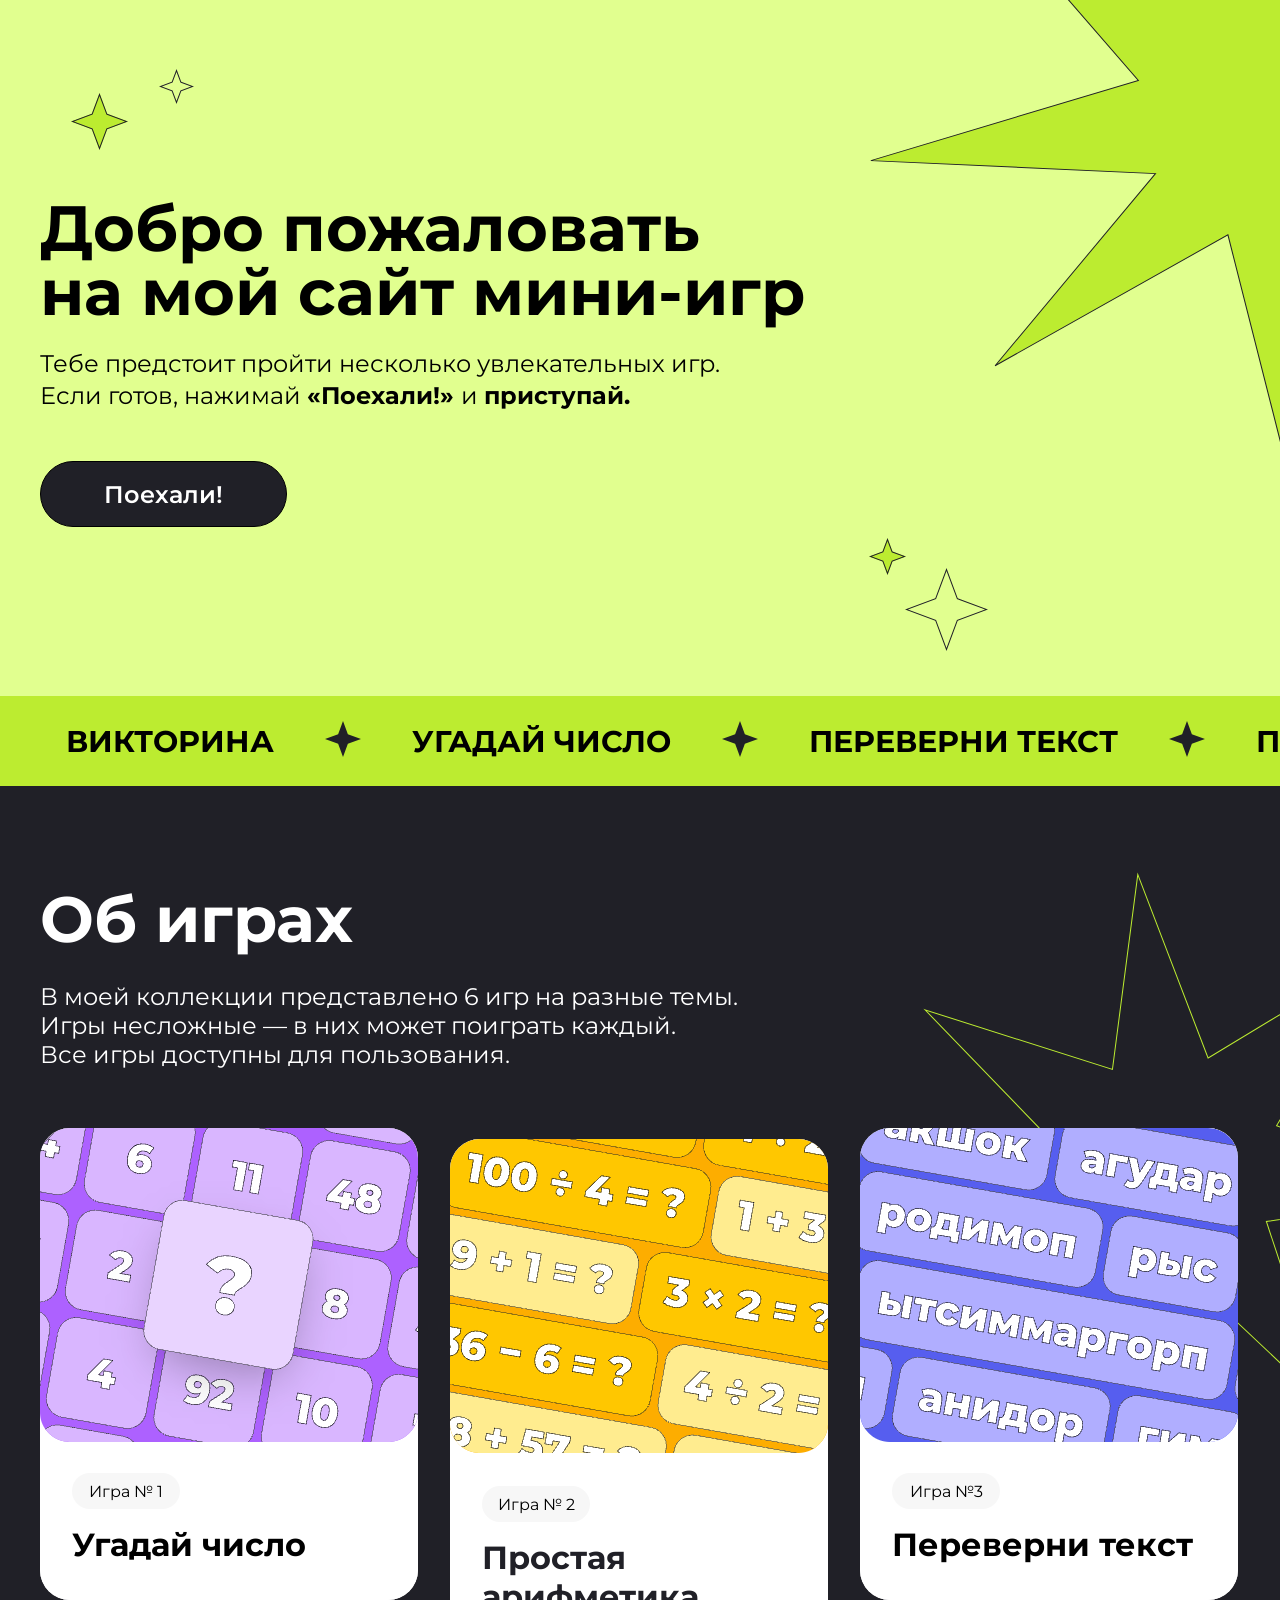
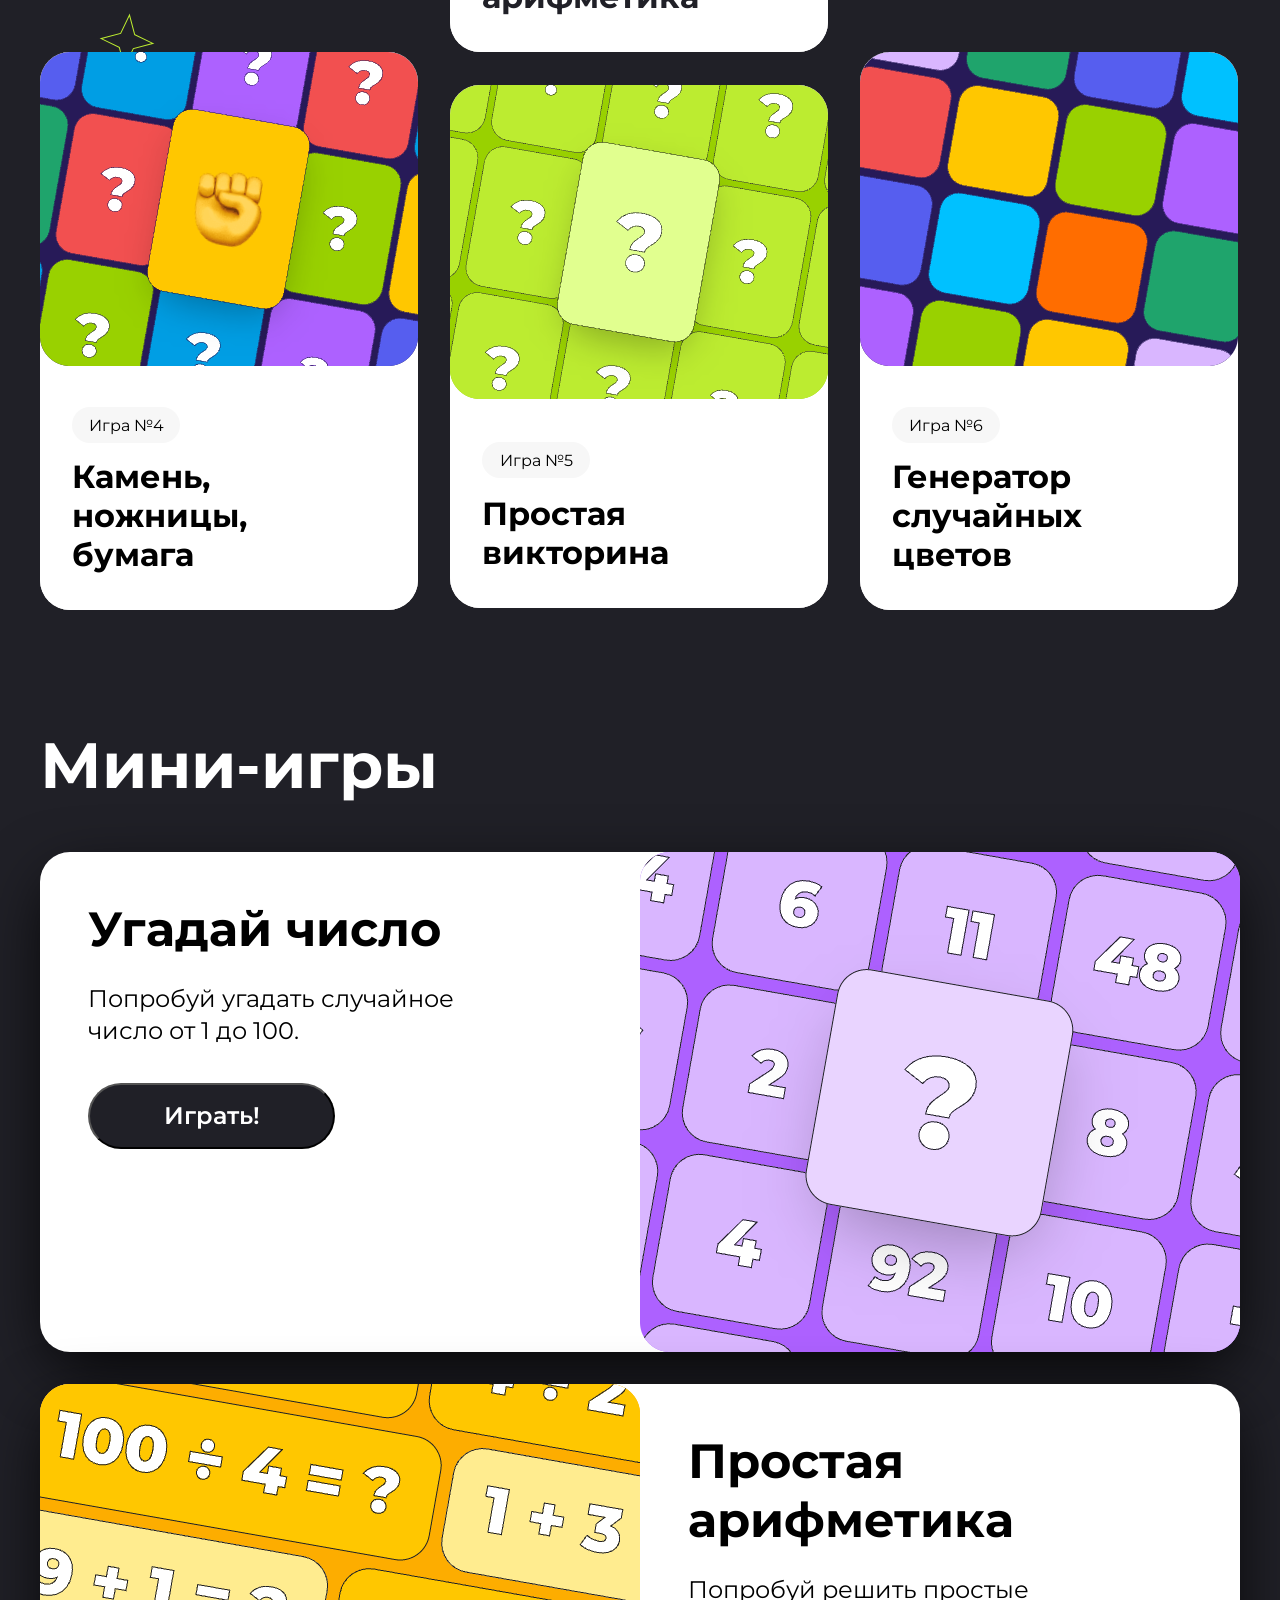
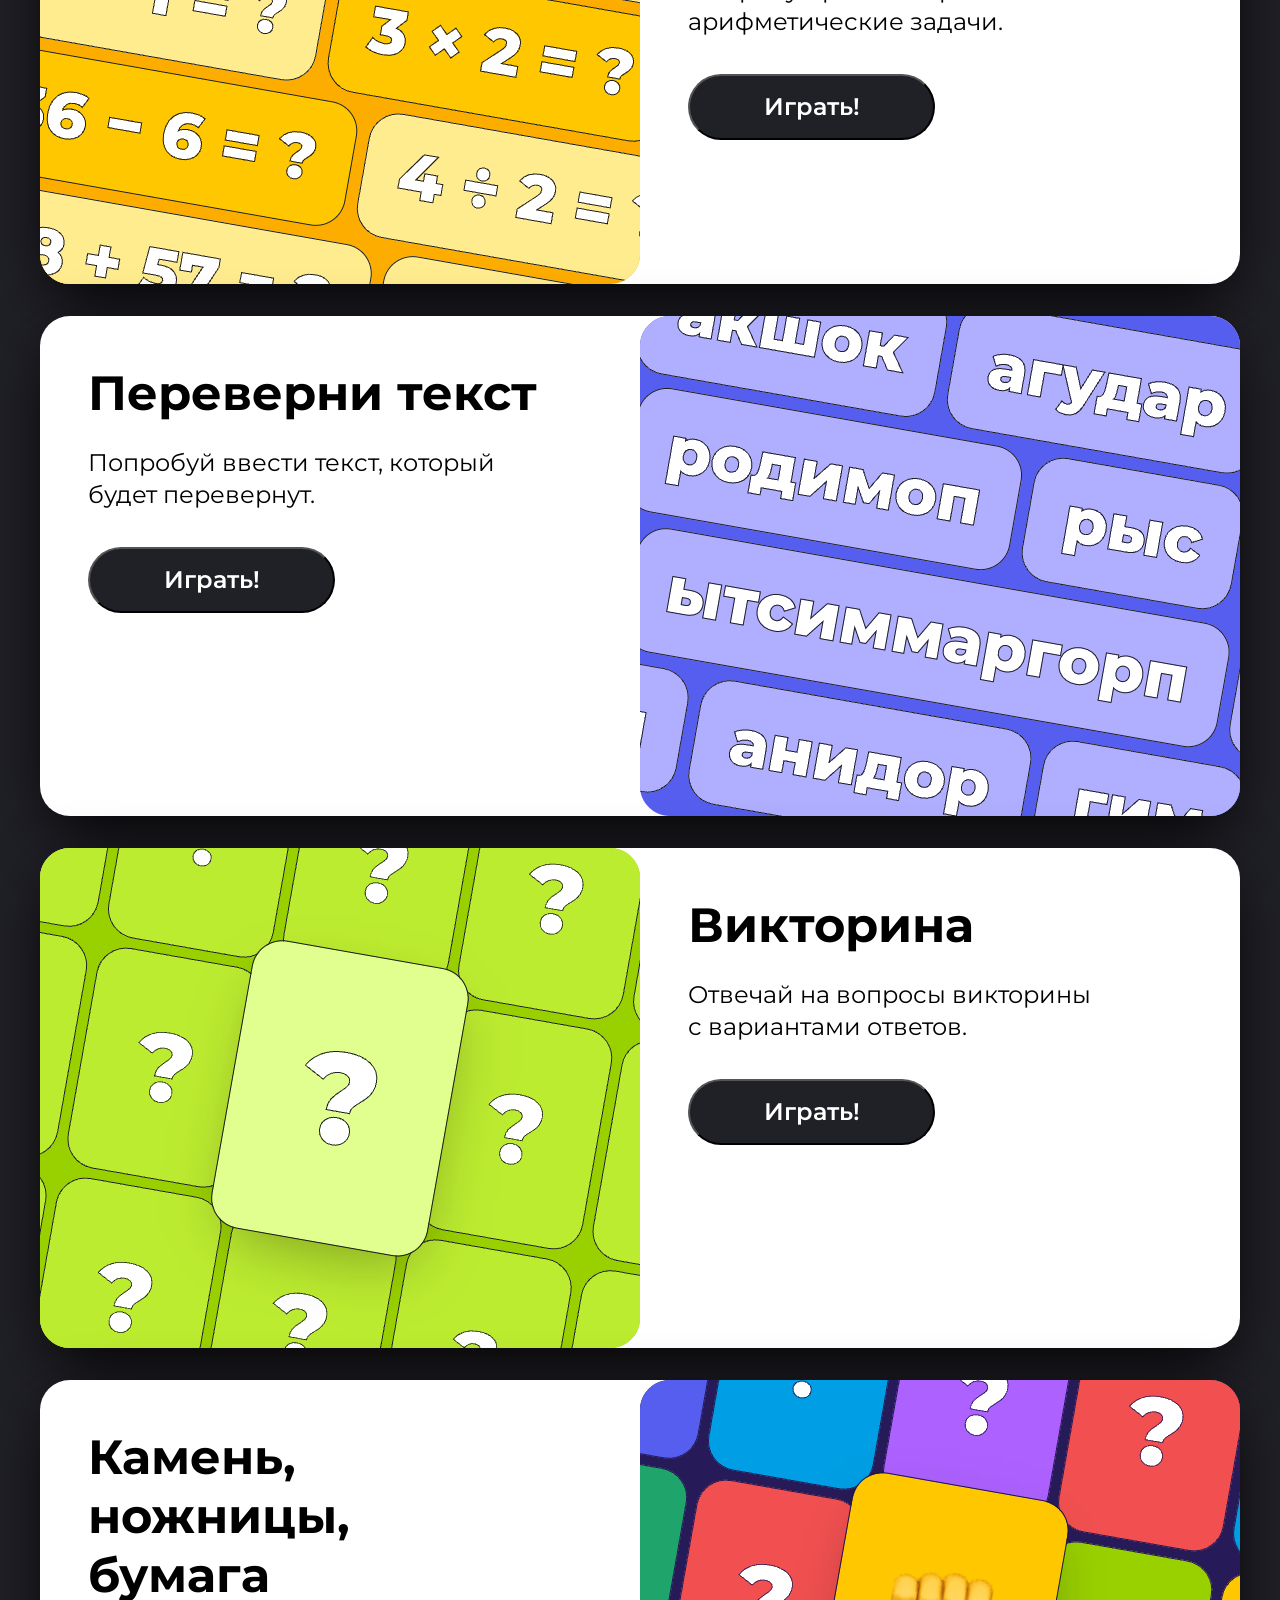
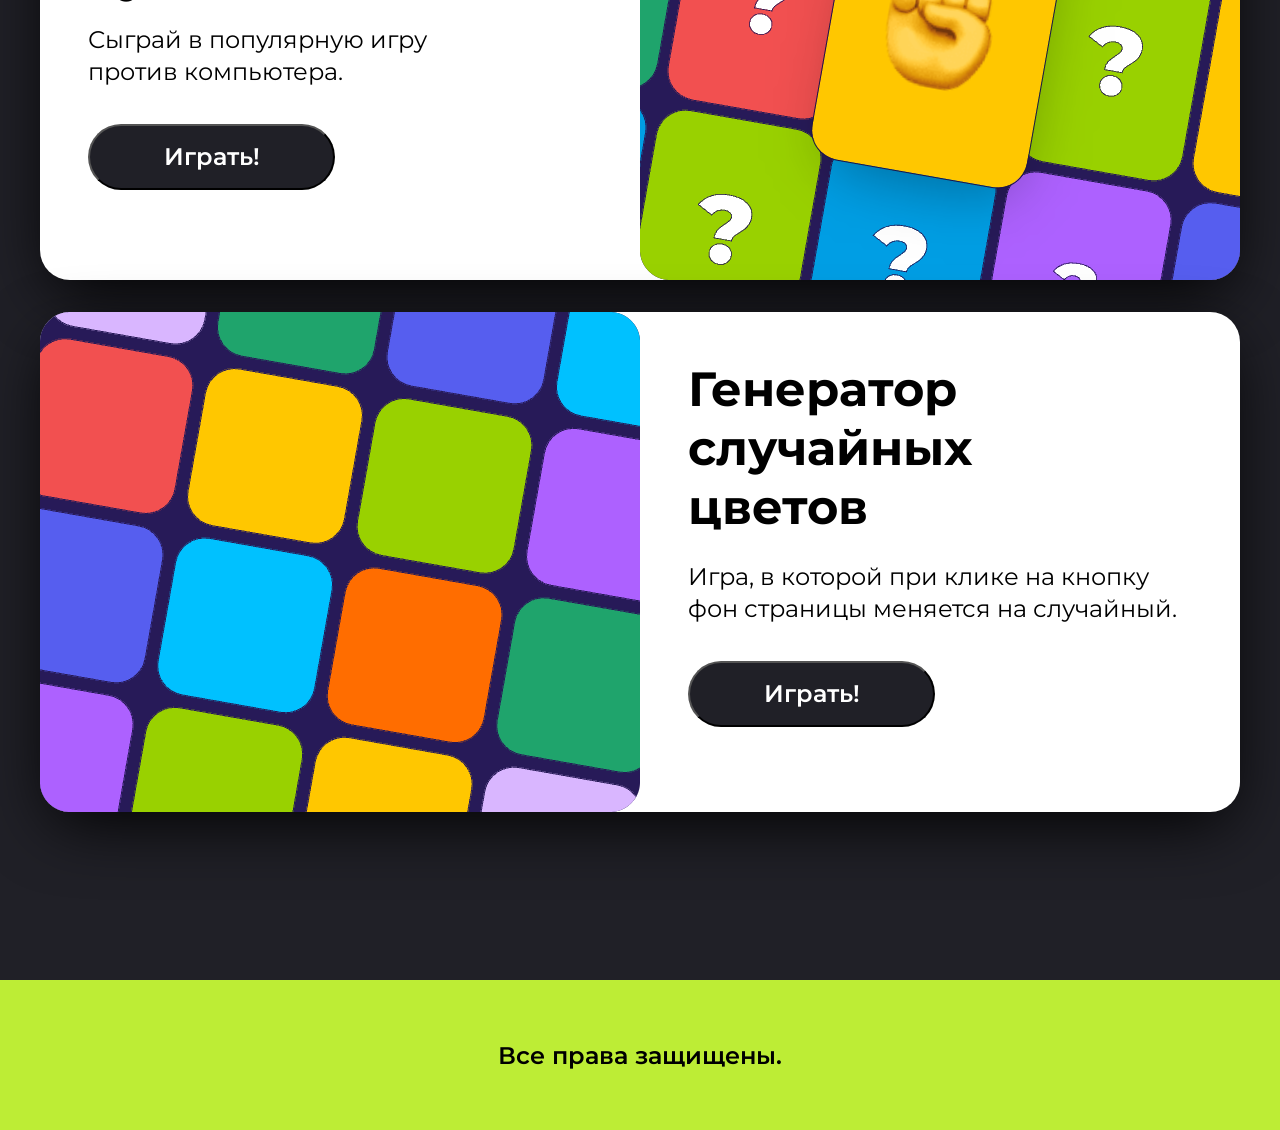
<file: index.html>
<!DOCTYPE html>
<html lang="en">
<head>
    <meta charset="UTF-8">
    <meta name="viewport" content="width=device-width, initial-scale=1.0">
    <title>Document</title>
    <link rel="stylesheet" href="style.css">
    <link rel="preconnect" href="https://fonts.googleapis.com">
    <link rel="preconnect" href="https://fonts.gstatic.com" crossorigin>
    <link href="https://fonts.googleapis.com/css2?family=Montserrat:ital,wght@0,100..900;1,100..900&display=swap"
        rel="stylesheet">
</head>

<body>
    <section class="welcome-mini center">
        <h1 class="welcome-mini__good">Добро пожаловать<br>на мой сайт мини-игр</h1>
        <p class="welcome-mini__paragraph">Тебе предстоит пройти несколько увлекательных игр.<br>
            Если готов, нажимай <strong>«Поехали!» </strong>и <strong>приступай.</strong> </p>
        <a class="welcome-mini__move" href="#aboutgames">Поехали!</a>
    </section>
    <div class="welcome-strip" >
        <div class="menu-strip center" id="menu-scroll-container">
            <span class="title">Викторина</span>
            <span class="star"><img src="images/black-star.svg" alt=""></span>
            <span class="title">угадай число</span>
            <span class="star"><img src="images/black-star.svg" alt=""></span>
            <span class="title">Переверни текст</span>
            <span class="star"><img src="images/black-star.svg" alt=""></span>
            <span class="title">Простая арифметика</span>
        </div>
    </div>
    <section class="heading center">
        <section id="aboutgames">
            <h2 class="heading__game">Об играх</h2>
        </section>

        <p class="heading__poster">В моей коллекции представлено 6 игр на разные темы.<br>Игры несложные — в них может
            поиграть каждый.<br>
            Все игры доступны для пользования.</p>
        <div class="block-game">
            <a class="heading-link" href="#game1">
                <div class="card-game">
                    <div class="card">
                        <p class="card-text">Игра № 1</p>
                        <h2 class="card-head">Угадай число</h2>
                    </div>
                </div>
            </a>
            <a class="heading-link" href="#game2">
                <div class="card-gametwo">
                    <div class="card-product">
                        <p class="card-texttwo">Игра № 2</p>
                        <h2 class="card-headtwo">Простая арифметика</h2>
                    </div>
                </div>
            </a>
            <a class="heading-link" href="#game3">
                <div class="card-gamethree">
                    <div class="card-product__three">
                        <p class="card-textthree">Игра №3</p>
                        <h2 class="card-headthree">Переверни текст</h2>
                    </div>
                </div>
            </a>
            <a class="heading-link" href="#game4">
                <div class="card-gamefour">
                    <div class="card-product__four">
                        <p class="card-textfour">Игра №4</p>
                        <h2 class="card-headfour">Камень,<br>ножницы,<br>бумага</h2>
                    </div>
                </div>
            </a>
            <a class="heading-link" href="#game5">
                <div class="card-gamefive">
                    <div class="card-product__five">
                        <p class="card-textfive">Игра №5</p>
                        <h2 class="card-headfive">Простая<br>викторина</h2>
                    </div>
                </div>
            </a>
            <a class="heading-link" href="#game6">
                <div class="card-gamesix">
                    <div class="card-product__six">
                        <p class="card-textfive">Игра №6</p>
                        <h2 class="card-headfive">Генератор<br>случайных<br>цветов</h2>
                    </div>
                </div>
            </a>
        </div>
    </section>
    <section class="mini-game center">
        <h2 class="mini-game__head">Мини-игры</h2>
        <div class="mini-game__flexbox">
            <article class="mini-game__left">
                <div class="mini-game__flex">
                    <p class="mini-game__mobile-head-one">Угадай число</p>
                    <p class="mini-game__mobile-text-one">Попробуй угадать случайное число от 1 до 100. </p>
                    <h2 class="mini-game__flex-head">Угадай число</h2>
                    <p class="mini-game__flex-text">Попробуй угадать случайное число от 1 до 100.</p>
                    <button onclick="guessNumberGameButton()" class="mini-game__flex-btn">Играть!</button>
                </div>
                <img class="mini-game__img" id="game1" src="images/minigame-one.png" alt="Угадай число">
                <img class="mini-game__img-mobile" src="images/minigame-one.png" alt="">
            </article>

            <article class="mini-game__right">
                <img class="mini-game__img" id="game2" src="images/minigame-two.png" alt="Простая арифметика">
                <img class="mini-game__img-mobile" src="images/minigame-two.png" alt="">
                <div class="mini-game__flex-right">
                    <p class="mini-game__mobile-head-two">Простая арифметика</p>
                    <p class="mini-game__mobile-text-two">Попробуй решить простые арифметические задачи. </p>
                    <h2 class="mini-game__flex-two">Простая арифметика</h2>
                    <p class="mini-game__flex-text">Попробуй решить простые арифметические задачи.</p>
                    <button onclick="simpleArithmetic()" class="mini-game__flex-btn">Играть!</button>
                </div>
            </article>

            <article class="mini-game__left">
                <div class="mini-game__flex">
                    <p class="mini-game__mobile-head-three">Переверни текст</p>
                    <p class="mini-game__mobile-text-three">Попробуй ввести текст, который будет перевернут.</p>
                    <h3 class="mini-game__flex-head">Переверни текст</h3>
                    <p class="mini-game__flex-text">Попробуй ввести текст, который будет перевернут.</p>
                    <button onclick="reverseString()" class="mini-game__flex-btn">Играть!</button>
                </div>
                <img class="mini-game__img" id="game3" src="images/minigame-three.png" alt="">
                <img class="mini-game__img-mobile" src="images/minigame-three.png" alt="">
            </article>

            <article class="mini-game__right">
                <img class="mini-game__img" id="game5" src="images/minigame-four.png" alt="">
                <img class="mini-game__img-mobile" src="images/minigame-four.png" alt="">
                <div class="mini-game__flex-right">
                    <p class="mini-game__mobile-head-four">Викторина</p>
                    <p class="mini-game__mobile-text-four"> Отвечай на вопросы викторины &nbsp; с&nbsp;вариантами
                        ответов.</p>
                    <h2 class="mini-game__flex-two">Викторина</h2>
                    <p class="mini-game__flex-text">Отвечай на вопросы викторины &nbsp; с&nbsp;вариантами ответов.</p>
                    <button onclick="startQuiz()" class="mini-game__flex-btn">Играть!</button>
                </div>
            </article>

            <article class="mini-game__left">
                <div class="mini-game__flex">
                    <p class="mini-game__mobile-head-five">Камень,<br>ножницы,<br>бумага</p>
                    <p class="mini-game__mobile-text-five">Сыграй в популярную игру против компьютера. </p>
                    <h2 class="mini-game__flex-head">Камень,<br>ножницы,<br>бумага</h2>
                    <p class="mini-game__flex-three">Сыграй в популярную игру против компьютера.</p>
                    <button onclick="rockPaperScissors()" class="mini-game__flex-btn">Играть!</button>
                </div>
                <img class="mini-game__img" id="game4" src="images/minigame-five.png" alt="">
                <img class="mini-game__img-mobile" src="images/minigame-five.png" alt="">
            </article>

            <article class="mini-game__right">
                <img class="mini-game__img" id="game6" src="images/minigame-six.png" alt="">
                <img class="mini-game__img-mobile" src="images/minigame-six.png" alt="">
                <div class="mini-game__flex-right">
                    <p class="mini-game__mobile-head-six">Генератор случайных <br> цветов</p>
                    <p class="mini-game__mobile-text-six">Игра, в которой при клике на кнопку фон страницы меняется на
                        случайный.</p>
                    <h2 class="mini-game__flex-two">Генератор случайных <br> цветов</h2>
                    <p class="mini-game__flex-four">Игра, в которой при клике на кнопку фон страницы меняется на
                        случайный.</p>
                    <button id="colorButton" class="mini-game__flex-btn">Играть!</button>
                </div>
            </article>
        </div>
    </section>

    <footer class="footer">
        <p class="footer__text">Все права защищены.</p>
    </footer>

    <script src="hw-1.JS"></script>
    <script src="hw-2.JS" ></script>
    <script src="hw-3.JS" ></script>
    <script src="hw-4.JS" ></script>
    <script src="game.JS" ></script>
    <script src="hw-5.JS" ></script>
    <script src="hw-6.JS" ></script>
    <script src="hw-7.JS" ></script>
    
</body>

</html>
</file>
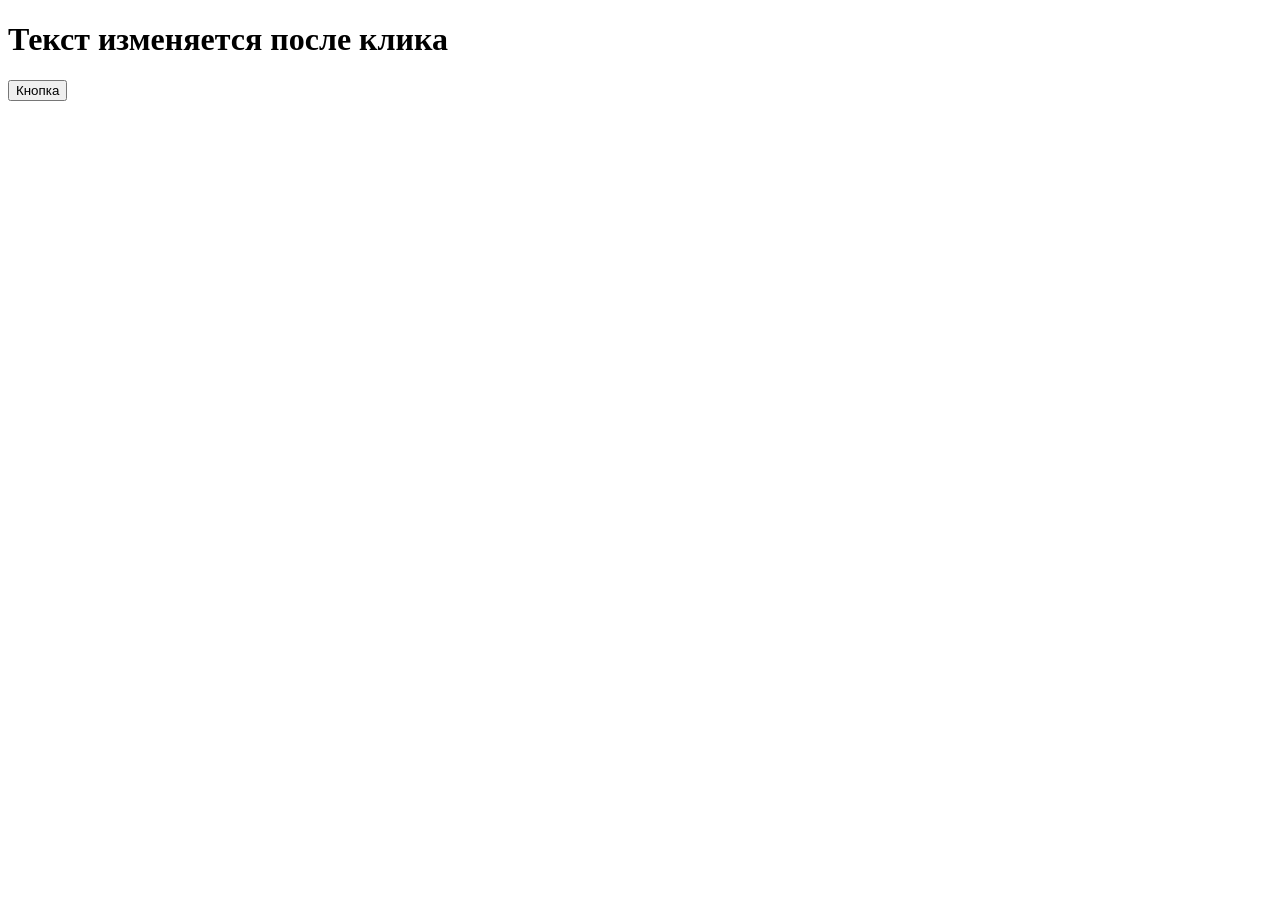
<file: indexhw3.html>
<!DOCTYPE html>
<html lang="en">
<head>
    <meta charset="UTF-8">
    <meta name="viewport" content="width=device-width, initial-scale=1.0">
    <title>Document</title>
</head>
<body>
    <h1 class="title">Текст изменяется после клика</h1>
    <button class="btn">Кнопка</button>
    <script>
        const titleEl = document.querySelector('.title');
        const btnEl = document.querySelector('.btn');
        btnEl.addEventListener('click', function() {
            titleEl.textContent = 'Другой текст';
        });
    </script>
</body>
</html>
</file>
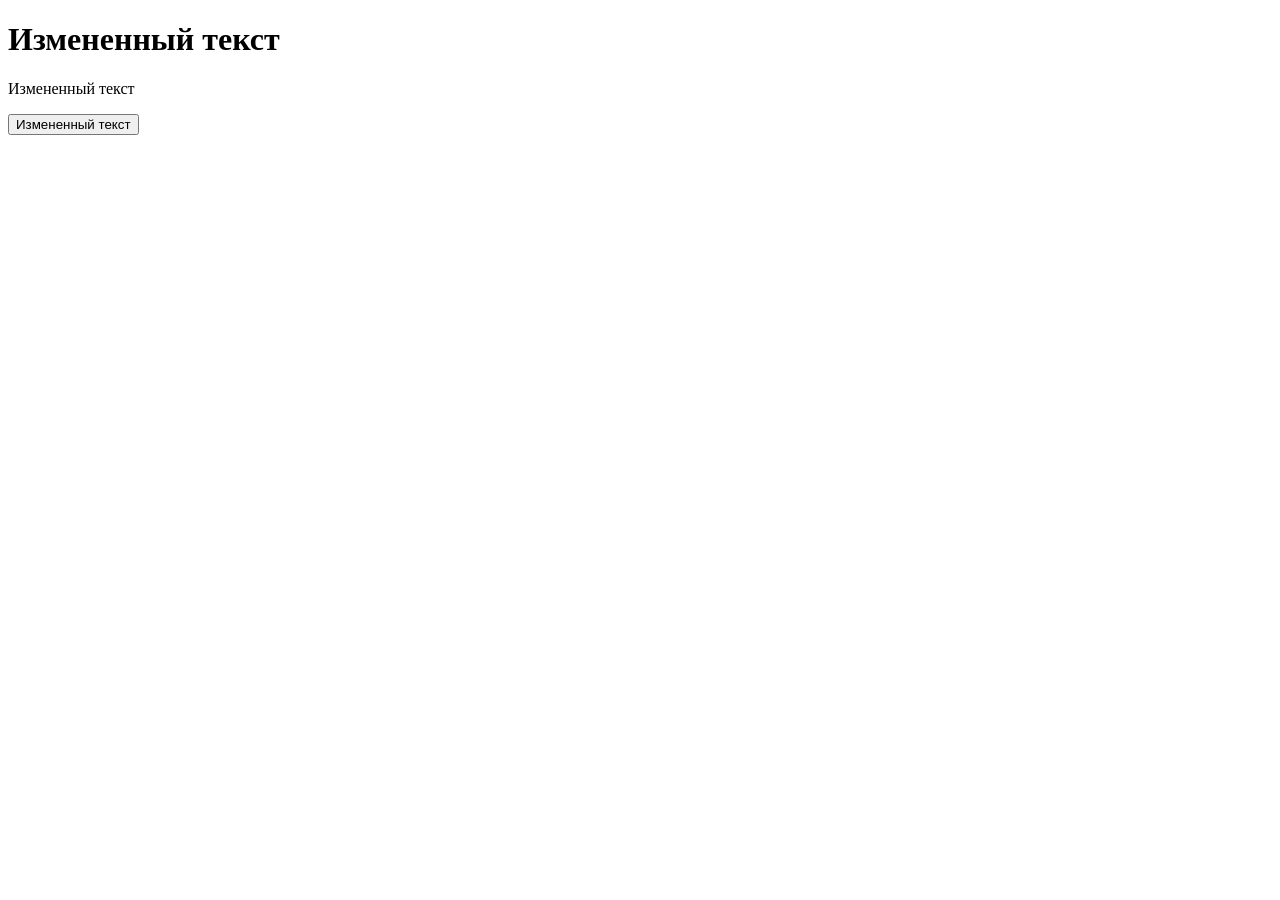
<file: indexhw4.html>
<!DOCTYPE html>
<html lang="en">
<head>
    <meta charset="UTF-8">
    <meta name="viewport" content="width=device-width, initial-scale=1.0">
    <title>Document</title>
</head>
<body>
    <h1 class="description">Заголовок</h1>
    <p class="description">Параграф</p>
    <button class="description">Кнопка</button>
    <script>
        const descriptionEl = document.querySelectorAll('.description');
        console.log('Найденный элемент',descriptionEl )
        descriptionEl.forEach(description => {
            description.textContent = 'Измененный текст';
        });
    </script>
</body>
</html>
</file>
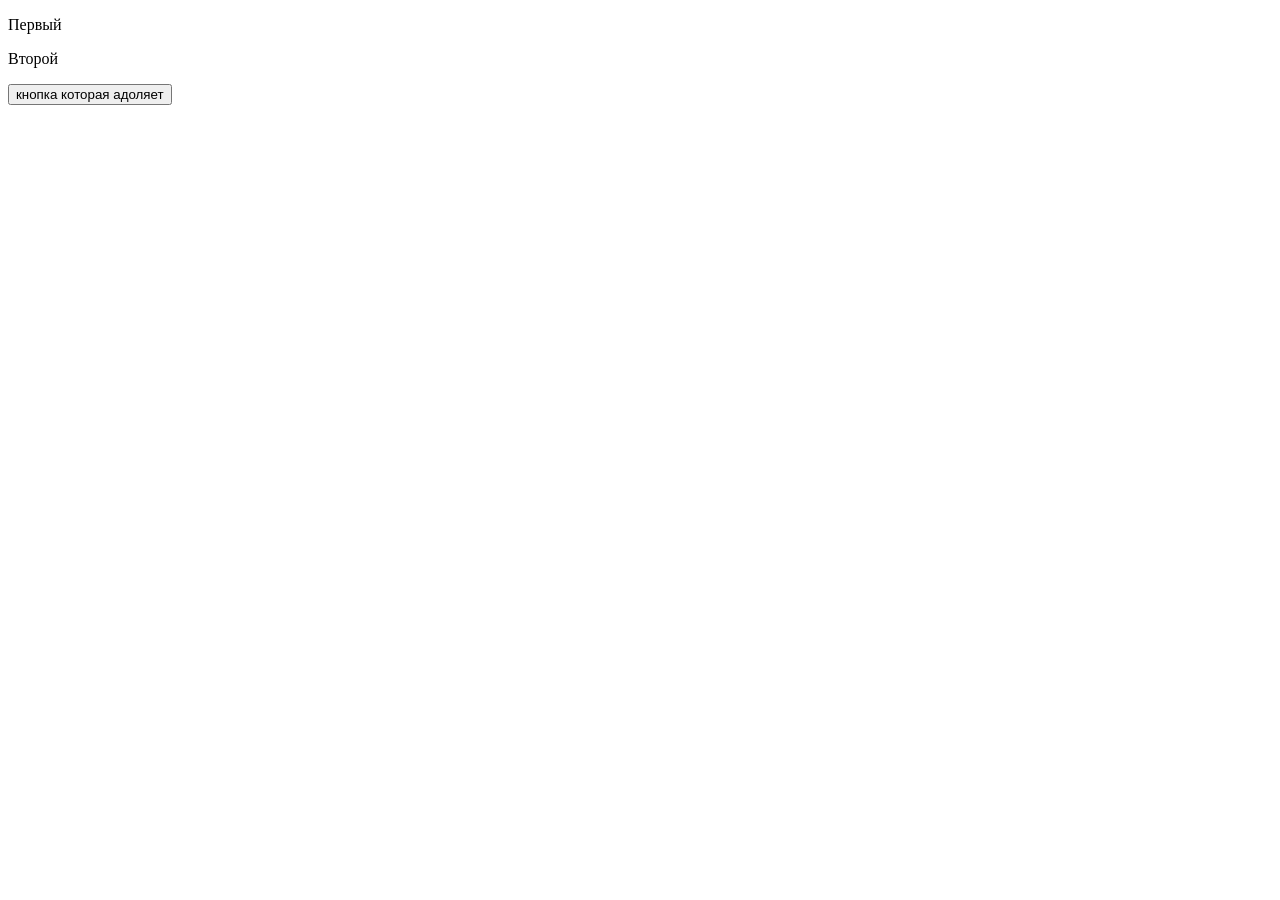
<file: indexhw7.html>
<!DOCTYPE html>
<html lang="en">
<head>
    <meta charset="UTF-8">
    <meta name="viewport" content="width=device-width, initial-scale=1.0">
    <title>Document</title>
</head>
<body>
    <p class="description">Первый</p>
    <p class="two">Второй</p>
    <button class="btn">кнопка которая адоляет</button>
    <script>
        const descriptionEl = document.querySelector('.description');
        const btnEl = document.querySelector('.btn');
        btnEl.addEventListener('click', function(){
            descriptionEl.remove();
        });
    </script>
</body>
</html>
</file>
<file: style.css>
@charset "UTF-8";
* {
  margin: 0;
  padding: 0;
}

.center {
  padding-left: calc(50% - 600px);
  padding-right: calc(50% - 600px);
}

body {
  font-family: Montserrat;
  scroll-behavior: smooth;
}

.welcome-mini {
  background-color: rgb(225, 255, 143);
  background-image: url(images/big-star.svg), url(images/star\ 4.svg), url(images/star\ 5.svg), url(images/star\ 3.svg), url(images/star\ 2.svg);
  background-position: calc(100% + 488px) -348px, calc(84% - 100px) 568px, calc(82% - 150px) 538px, 159px 69px, 71px 93px;
  background-repeat: no-repeat;
  height: 500px;
  padding-top: 196px;
}

.welcome-mini__good {
  width: 769px;
  font-size: 64px;
  font-weight: 700;
  line-height: 100%;
  font-family: Montserrat;
}

.welcome-mini__paragraph {
  padding-top: 24px;
  font-size: 24px;
  line-height: 32px;
}

.welcome-mini__move {
  display: flex;
  justify-content: center;
  text-decoration: none;
  margin-top: 49px;
  width: 247px;
  height: 66px;
  box-sizing: border-box;
  border: 1px solid rgb(0, 0, 0);
  border-radius: 60px;
  background-color: rgb(32, 32, 39);
  color: white;
  padding: 16px 28px 16px 28px;
  font-size: 24px;
  font-weight: 600;
  line-height: 141.69%;
}

.welcome-mini__move:hover {
  background-color: #f8f4f4;
  color: black;
}

.welcome-strip {
  background-color: rgb(188, 236, 48);
  overflow: hidden;
  max-width: 100vw;
}

.menu-strip::-webkit-scrollbar {
  display: none;
}

.menu-strip {
  display: flex;
  flex-wrap: nowrap;
  align-items: center;
  height: 90px;
  gap: 51px;
  width: -moz-max-content;
  width: max-content;
  text-transform: uppercase;
  padding-left: 66px;
  animation: menu-scroll-container 40s infinite linear;
  animation-delay: -40s;
}

@keyframes menu-scroll-container {
  0% {
    transform: translateX(0);
  }
  100% {
    transform: translateX(-50%);
  }
}
.title {
  font-size: 30px;
  font-weight: 700;
}

.heading {
  background-color: rgb(32, 32, 39);
  width: auto;
  height: 1400px;
  color: white;
  background-image: url(images/stargame\ 12.svg), url(images/big\ stargame\ 1.svg), url(images/stargame\ 11.svg);
  background-repeat: no-repeat;
  background-position: calc(-32% + 488px) 825px, calc(57% + 488px) 52px, calc(-33% + 488px) 768px;
  padding-top: 94px;
}

.heading__game {
  font-size: 64px;
}

.heading__poster {
  font-size: 24px;
  padding-top: 24px;
}

.block-game {
  display: flex;
  flex-direction: row;
  flex-wrap: wrap;
  -moz-column-gap: 32px;
       column-gap: 32px;
  margin-top: 59px;
}

.heading-link {
  text-decoration: none;
  display: inline-block;
}

.heading-link:hover {
  transform: scale(1.1) !important;
}

.card-game {
  background-color: white;
  border-radius: 30px;
  min-width: 378px;
}

.card {
  background-image: url(images/Обложка\ карточки.png);
  background-repeat: no-repeat;
  background-color: white;
  border-radius: 30px;
  min-height: 404px;
  color: black;
  display: flex;
  flex-direction: column;
  justify-content: flex-end;
  gap: 16px;
  padding: 32px 32px 36px 32px;
}

.card-text {
  border-radius: 53px;
  background-color: rgb(247, 247, 247);
  width: 108px;
  height: 36px;
  display: flex;
  flex-direction: row;
  justify-content: center;
  align-items: center;
  color: black;
}

.card-head {
  display: flex;
  flex-direction: row;
  align-items: center;
  font-size: 32px;
}

.card-gametwo {
  margin-top: 11px;
  background-color: white;
  border-radius: 30px;
  max-width: 378px;
}

.card-product {
  background-image: url(images/arifmicetion.png);
  background-repeat: no-repeat;
  border-radius: 30px;
  padding: 32px 32px 36px 32px;
  background-color: rgb(255, 255, 255);
  height: 445px;
  display: flex;
  flex-direction: column;
  justify-content: flex-end;
  align-items: flex-start;
  gap: 16px;
}

.card-texttwo {
  border-radius: 53px;
  background-color: rgb(247, 247, 247);
  width: 108px;
  height: 36px;
  display: flex;
  flex-direction: row;
  justify-content: center;
  align-items: center;
  color: black;
}

.card-headtwo {
  color: rgb(32, 32, 39);
  font-size: 32px;
}

.card-gamethree {
  background-color: white;
  border-radius: 30px;
  min-width: 378px;
}

.card-product__three {
  background-image: url(images/three.png);
  background-repeat: no-repeat;
  background-color: white;
  border-radius: 30px;
  min-height: 404px;
  color: black;
  display: flex;
  flex-direction: column;
  justify-content: flex-end;
  gap: 16px;
  padding: 32px 32px 36px 32px;
}

.card-textthree {
  border-radius: 53px;
  background: rgb(247, 247, 247);
  width: 108px;
  height: 36px;
  display: flex;
  flex-direction: row;
  justify-content: center;
  align-items: center;
  color: black;
}

.card-headthree {
  font-size: 32px;
}

.card-gamefour {
  background-color: white;
  border-radius: 30px;
  min-width: 378px;
}

.card-product__four {
  background-image: url(images/game-four.png);
  background-repeat: no-repeat;
  background-color: white;
  display: flex;
  flex-direction: column;
  justify-content: flex-end;
  align-items: flex-start;
  gap: 14px;
  padding: 32px 32px 36px 32px;
  height: 490px;
  border-radius: 30px;
  max-width: 314px;
  width: 100%;
}

.card-textfour {
  border-radius: 53px;
  background: rgb(247, 247, 247);
  width: 108px;
  height: 36px;
  display: flex;
  flex-direction: row;
  justify-content: center;
  align-items: center;
  color: black;
}

.card-headfour {
  font-size: 32px;
  color: #000;
}

.card-gamefive {
  background-color: #faf7f7;
  border-radius: 30px;
  min-width: 378px;
}

.card-product__five {
  background-image: url(images/game-five.png);
  max-width: 314px;
  width: 100%;
  background-repeat: no-repeat;
  background-color: white;
  border-radius: 30px;
  min-height: 455px;
  color: black;
  display: flex;
  flex-direction: column;
  justify-content: flex-end;
  gap: 16px;
  margin: 10px 0px;
  padding: 32px 32px 36px 32px;
  margin-top: 33px;
}

.card-textfive {
  border-radius: 53px;
  background: rgb(247, 247, 247);
  width: 108px;
  height: 36px;
  display: flex;
  flex-direction: row;
  justify-content: center;
  align-items: center;
  color: black;
}

.card-headfive {
  font-size: 32px;
  color: #000;
}

.card-gamesix {
  background-color: #faf7f7;
  border-radius: 30px;
  min-width: 378px;
}

.card-product__six {
  background-image: url(images/game-six.png);
  background-repeat: no-repeat;
  background-color: white;
  display: flex;
  flex-direction: column;
  justify-content: flex-end;
  align-items: flex-start;
  gap: 14px;
  padding: 32px 32px 36px 32px;
  height: 490px;
  border-radius: 30px;
  max-width: 314px;
  width: 100%;
}

.mini-game__flexbox {
  display: flex;
  flex-direction: column;
  gap: 32px;
}

.mini-game {
  background-color: #202027;
  width: auto;
  height: 3500px;
}

.mini-game__head {
  width: 400px;
  font-size: 64px;
  font-weight: 700;
  line-height: 78px;
  color: #FFFFFF;
  padding-top: 46px;
  padding-bottom: 48px;
}

.mini-game__left {
  width: 100%;
  min-height: 500px;
  background-color: white;
  border-radius: 30px;
  box-shadow: 0px 20px 67px -12px;
  display: flex;
  flex-direction: row;
}

.mini-game__right {
  width: 100%;
  min-height: 500px;
  background-color: white;
  border-radius: 30px;
  box-shadow: 0px 20px 67px -12px;
  display: flex;
  flex-direction: row;
}

.mini-game__flex {
  display: flex;
  flex-direction: column;
  justify-content: flex-start;
  padding: 48px;
  gap: 24px;
}

.mini-game__flex-right {
  display: flex;
  flex-direction: column;
  justify-content: flex-start;
  gap: 24px;
  padding: 48px;
}

.mini-game__flex-head {
  font-size: 48px;
  font-weight: 700;
  line-height: 59px;
  width: 504px;
  height: 59px;
}

.mini-game__flex-two {
  font-size: 48px;
  font-weight: 700;
  line-height: 59px;
  width: 504px;
}

.mini-game__flex-text {
  font-size: 24px;
  font-weight: 400;
  line-height: 32px;
  width: 440px;
  height: 64px;
}

.mini-game__flex-btn {
  width: 247px;
  height: 66px;
  border-radius: 60px;
  background: rgb(32, 32, 39);
  font-family: inherit;
  color: white;
  font-size: 24px;
  font-weight: 600;
  line-height: 141.69%;
  margin-top: 12px;
}

.mini-game__flex-three {
  width: 382px;
  height: 64px;
  font-size: 24px;
  font-weight: 400;
  line-height: 32px;
  padding-top: 113px;
}

.mini-game__flex-four {
  width: 497px;
  height: 64px;
  font-size: 24px;
  font-weight: 400;
  line-height: 32px;
}

.mini-game__img-mobile {
  display: none;
}

.footer {
  display: flex;
  flex-direction: row;
  align-items: center;
  justify-content: center;
  width: 100%;
  height: 150px;
  background-color: #BDED35;
}

.footer__text {
  width: 285px;
  height: 29px;
  font-size: 24px;
  font-weight: 600;
  line-height: 29px;
}

.mini-game__mobile-head-three {
  display: none;
}

.mini-game__mobile-text-three {
  display: none;
}

.mini-game__mobile-head-one {
  display: none;
}

.mini-game__mobile-text-one {
  display: none;
}

.mini-game__mobile-head-two {
  display: none;
}

.mini-game__mobile-text-two {
  display: none;
}

.mini-game__mobile-head-four {
  display: none;
}

.mini-game__mobile-text-four {
  display: none;
}

.mini-game__mobile-head-five {
  display: none;
}

.mini-game__mobile-text-five {
  display: none;
}

.mini-game__mobile-head-six {
  display: none;
}

.mini-game__mobile-text-six {
  display: none;
}

.mini-game__flex-btn:hover {
  background-color: white;
  color: black;
}

.welcome-scrollbar {
  overflow: hidden;
  background-color: #BDED35;
  height: 90px;
}

.welcome-scrollbar__img {
  animation: move 10s linear infinite;
}

@media (max-width: 750px) {
  .welcome-mini {
    padding-top: 147px;
    padding-left: 16px;
    padding-right: 16px;
    height: 530px;
    display: flex;
    flex-direction: column;
    align-items: center;
    gap: 23px;
    background-image: url(images/big-star_mobile.svg), url(images/small-star.svg), url(images/small-star_mobile.svg), url(images/star-top_mobile.svg), url(images/star-botton_mobile.svg);
    background-repeat: no-repeat;
    background-position: 193px -110px, 28px 114px, 76px 80px, 320px 734px, 301px 712px;
  }
  .welcome-mini__good {
    width: 296px;
    font-size: 40px;
    font-weight: 700;
    line-height: 49px;
    text-align: center;
  }
  .welcome-mini__paragraph {
    width: 296px;
    font-size: 16px;
    font-weight: 400;
    line-height: 20px;
    text-align: center;
    padding-top: 0;
  }
  .welcome-mini__move {
    width: 285px;
    height: 55px;
    font-size: 16px;
    font-weight: 600;
    line-height: 141.69%;
    margin-top: 13px;
  }
  .menu-strip {
    display: flex;
    align-items: center;
    height: 51px;
    gap: 28px;
    width: -moz-max-content;
    width: max-content;
    text-transform: uppercase;
    padding-left: 66px;
    background-repeat: no-repeat;
    background-position: 194px;
    background-image: url(images/star-victorina.svg);
  }
  .title {
    font-size: 16px;
    font-weight: 700;
  }
  img {
    display: none;
  }
  .heading {
    display: none;
  }
  .mini-game__head {
    font-size: 40px;
    font-weight: 700;
    line-height: 49px;
    margin-left: 16px;
    width: 250px;
  }
  .mini-game__flexbox {
    display: flex;
    flex-direction: column;
    gap: 24px;
  }
  .mini-game__left {
    max-width: 343px;
    display: flex;
    flex-direction: column-reverse;
  }
  .mini-game__right {
    max-width: 343px;
    display: flex;
    flex-direction: column;
  }
  .mini-game__flex-head {
    display: none;
    font-size: 32px;
    font-weight: 700;
    line-height: 39px;
    width: 285px;
    height: 39px;
  }
  .mini-game__flex-text {
    display: none;
    font-size: 16px;
    font-weight: 400;
    line-height: 20px;
    width: 255px;
    height: 40px;
  }
  .mini-game__flex-two {
    display: none;
    width: 285px;
    font-size: 32px;
    font-weight: 700;
    line-height: 39px;
    height: 78px;
  }
  .mini-game__flex {
    display: flex;
    flex-direction: column;
    gap: 16px;
    padding: 29.04px 29.04px 32.67px 29.04px;
  }
  .mini-game__flex-four {
    display: none;
    width: 285px;
    font-size: 16px;
    font-weight: 400;
    line-height: 20px;
  }
  .mini-game__flex-three {
    display: none;
    width: 285px;
    font-size: 16px;
    font-weight: 400;
    line-height: 20px;
  }
  .mini-game__flex-right {
    display: flex;
    flex-direction: column;
    gap: 19px;
    padding: 29.04px 29.04px 32.67px 29.04px;
  }
  .mini-game__img {
    display: none;
  }
  .mini-game__img-mobile {
    display: block;
  }
  .mini-game__flex-btn {
    width: 285px;
    height: 55px;
    font-size: 16px;
    font-weight: 600;
    line-height: 141.69%;
    box-sizing: border-box;
    border: 1px solid rgb(32, 32, 39);
    border-radius: 60px;
    background-color: rgb(32, 32, 39);
  }
  .mini-game {
    min-height: 3740px;
    padding-right: 16px;
  }
  .mini-game__mobile-head-three {
    display: block;
    width: 285px;
    height: 78px;
    font-size: 32px;
    font-weight: 700;
    line-height: 39px;
  }
  .mini-game__mobile-text-three {
    display: block;
    width: 275px;
    height: 40px;
    font-size: 16px;
    font-weight: 400;
    line-height: 20px;
  }
  .mini-game__mobile-head-one {
    display: block;
    width: 284.96px;
    height: 39px;
    font-size: 32px;
    font-weight: 700;
    line-height: 39px;
  }
  .mini-game__mobile-text-one {
    display: block;
    width: 249px;
    height: 40px;
    font-size: 16px;
    font-weight: 400;
    line-height: 20px;
  }
  .mini-game__mobile-head-two {
    display: block;
    width: 285px;
    height: 78px;
    font-size: 32px;
    font-weight: 700;
    line-height: 39px;
  }
  .mini-game__mobile-text-two {
    display: block;
    width: 233px;
    height: 40px;
    font-size: 16px;
    font-weight: 400;
    line-height: 20px;
  }
  .mini-game__mobile-head-four {
    display: block;
    width: 285px;
    height: 39px;
    font-size: 32px;
    font-weight: 700;
    line-height: 39px;
  }
  .mini-game__mobile-text-four {
    display: block;
    width: 285px;
    height: 40px;
    font-size: 16px;
    font-weight: 400;
    line-height: 20px;
  }
  .mini-game__mobile-head-five {
    display: block;
    width: 283x;
    height: 117px;
    font-size: 32px;
    font-weight: 700;
    line-height: 39px;
  }
  .mini-game__mobile-text-five {
    display: block;
    width: 285px;
    height: 40px;
    font-size: 16px;
    font-weight: 400;
    line-height: 20px;
  }
  .mini-game__mobile-head-six {
    display: block;
    width: 283px;
    height: 117px;
    font-size: 32px;
    font-weight: 700;
    line-height: 39px;
  }
  .mini-game__mobile-text-six {
    display: block;
    width: 245px;
    height: 60px;
    font-size: 16px;
    font-weight: 400;
    line-height: 20px;
  }
  .footer {
    width: 100%;
    height: 100px;
  }
  .footer__text {
    width: 190px;
    height: 20px;
    font-size: 16px;
    font-weight: 600;
    line-height: 20px;
  }
  .welcome-scrollbar {
    height: 52px;
  }
  .welcome-scrollbar__img {
    height: 52px;
  }
}
@media (max-width: 1200px) {
  .welcome-mini {
    max-height: 700px;
    display: flex;
    flex-direction: column;
    align-items: center;
    gap: 23px;
  }
  .welcome-mini__good {
    font-size: 36px;
    font-weight: 700;
    line-height: 49px;
    text-align: center;
  }
  .welcome-mini__paragraph {
    font-size: 16px;
    font-weight: 400;
    line-height: 20px;
    text-align: center;
  }
  .welcome-mini__move {
    width: 285px;
    height: 55px;
    font-size: 16px;
    font-weight: 600;
    line-height: 141.69%;
  }
  .heading {
    display: none;
  }
  .mini-game__head {
    font-size: 40px;
    font-weight: 700;
    line-height: 49px;
    margin-left: 16px;
    width: 250px;
    padding-top: 48px;
    padding-bottom: 48px;
  }
  .mini-game__flexbox {
    display: flex;
    flex-direction: row;
    flex-wrap: wrap;
    justify-content: space-around;
    gap: 24px;
    margin-left: 16px;
  }
  .mini-game__left {
    max-width: 343px;
    display: flex;
    flex-direction: column-reverse;
    justify-content: space-between;
  }
  .mini-game__right {
    max-width: 343px;
    display: flex;
    flex-direction: column;
  }
  .mini-game__flex-head {
    display: none;
    font-size: 32px;
    font-weight: 700;
    line-height: 39px;
    width: 285px;
    height: 39px;
  }
  .mini-game__flex-text {
    display: none;
    font-size: 16px;
    font-weight: 400;
    line-height: 20px;
    width: 255px;
    height: 40px;
  }
  .mini-game__flex-two {
    display: none;
    width: 285px;
    font-size: 32px;
    font-weight: 700;
    line-height: 39px;
    height: 78px;
  }
  .mini-game__flex {
    display: flex;
    flex-direction: column;
    gap: 16px;
    padding: 29.04px 29.04px 32.67px 29.04px;
  }
  .mini-game__flex-four {
    display: none;
    width: 285px;
    font-size: 16px;
    font-weight: 400;
    line-height: 20px;
  }
  .mini-game__flex-three {
    display: none;
    width: 285px;
    font-size: 16px;
    font-weight: 400;
    line-height: 20px;
  }
  .mini-game__flex-right {
    display: flex;
    flex-direction: column;
    gap: 19px;
    padding: 29.04px 29.04px 32.67px 29.04px;
  }
  .mini-game__img {
    display: none;
  }
  .mini-game__img-mobile {
    display: block;
  }
  .mini-game__flex-btn {
    width: 285px;
    height: 55px;
    font-size: 16px;
    font-weight: 600;
    line-height: 141.69%;
    box-sizing: border-box;
    border: 1px solid rgb(32, 32, 39);
    border-radius: 60px;
    background-color: rgb(32, 32, 39);
  }
  .mini-game {
    max-height: 2056px;
  }
  .mini-game__mobile-head-three {
    display: block;
    width: 285px;
    height: 78px;
    font-size: 32px;
    font-weight: 700;
    line-height: 39px;
  }
  .mini-game__mobile-text-three {
    display: block;
    width: 275px;
    height: 40px;
    font-size: 16px;
    font-weight: 400;
    line-height: 20px;
  }
  .mini-game__mobile-head-one {
    display: block;
    width: 284.96px;
    height: 39px;
    font-size: 32px;
    font-weight: 700;
    line-height: 39px;
  }
  .mini-game__mobile-text-one {
    display: block;
    width: 249px;
    height: 40px;
    font-size: 16px;
    font-weight: 400;
    line-height: 20px;
  }
  .mini-game__mobile-head-two {
    display: block;
    width: 285px;
    height: 78px;
    font-size: 32px;
    font-weight: 700;
    line-height: 39px;
  }
  .mini-game__mobile-text-two {
    display: block;
    width: 233px;
    height: 40px;
    font-size: 16px;
    font-weight: 400;
    line-height: 20px;
  }
  .mini-game__mobile-head-four {
    display: block;
    width: 285px;
    height: 39px;
    font-size: 32px;
    font-weight: 700;
    line-height: 39px;
  }
  .mini-game__mobile-text-four {
    display: block;
    width: 285px;
    height: 40px;
    font-size: 16px;
    font-weight: 400;
    line-height: 20px;
  }
  .mini-game__mobile-head-five {
    display: block;
    width: 283x;
    height: 117px;
    font-size: 32px;
    font-weight: 700;
    line-height: 39px;
  }
  .mini-game__mobile-text-five {
    display: block;
    width: 285px;
    height: 40px;
    font-size: 16px;
    font-weight: 400;
    line-height: 20px;
  }
  .mini-game__mobile-head-six {
    display: block;
    width: 283px;
    height: 117px;
    font-size: 32px;
    font-weight: 700;
    line-height: 39px;
  }
  .mini-game__mobile-text-six {
    display: block;
    width: 245px;
    height: 60px;
    font-size: 16px;
    font-weight: 400;
    line-height: 20px;
  }
  .footer {
    width: 100%;
    height: 100px;
  }
  .footer__text {
    width: 190px;
    height: 20px;
    font-size: 16px;
    font-weight: 600;
    line-height: 20px;
  }
  .welcome-scrollbar {
    height: 52px;
  }
  .welcome-scrollbar__img {
    height: 52px;
  }
}/*# sourceMappingURL=style.css.map */
</file>
